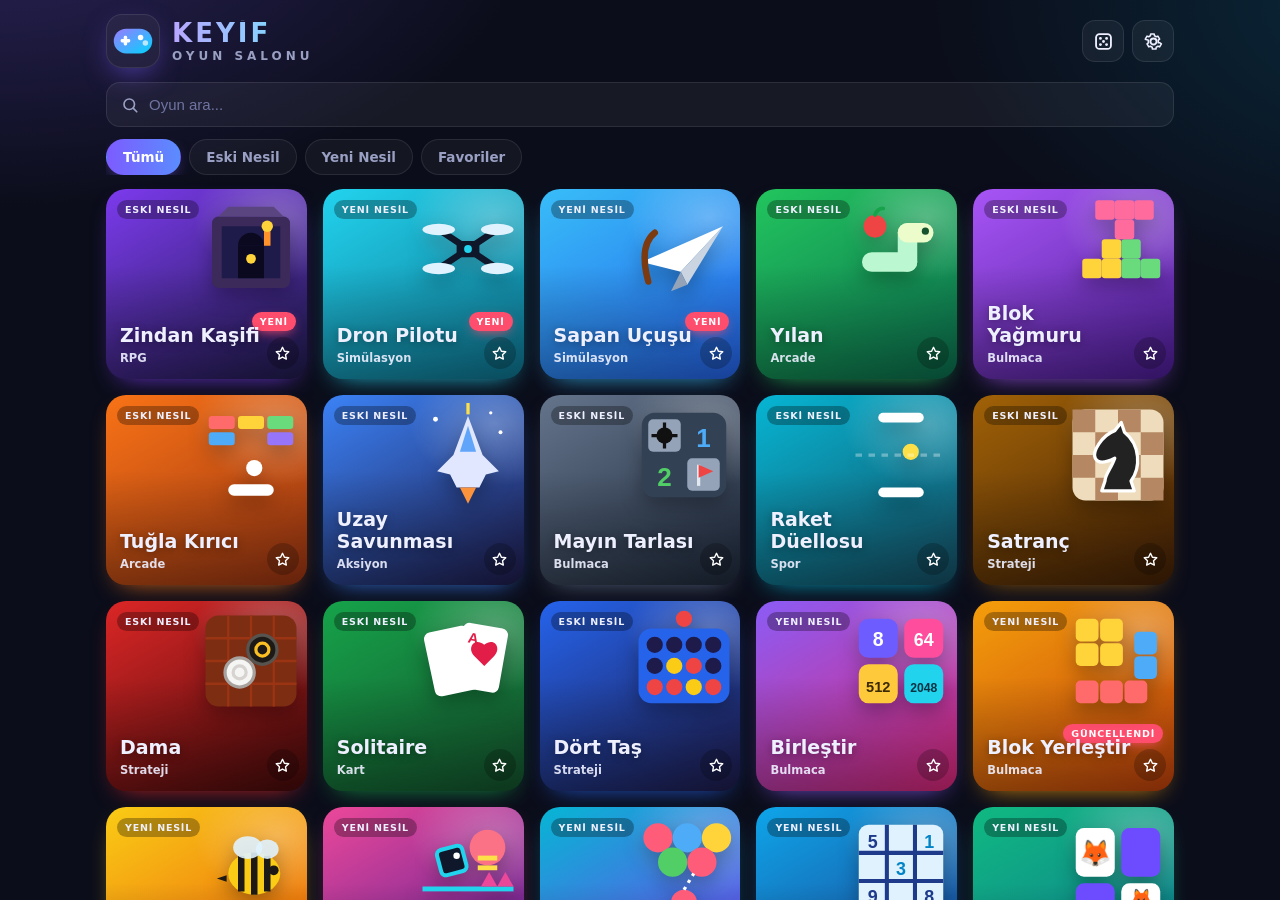
<file: web/index.html>
<!doctype html>
<html lang="tr">
<head>
<meta charset="utf-8">
<meta name="viewport" content="width=device-width, initial-scale=1, maximum-scale=1, user-scalable=no, viewport-fit=cover">
<meta name="theme-color" content="#0b0d1a">
<title>Keyif Oyun Salonu</title>
<meta name="apple-mobile-web-app-capable" content="yes">
<meta name="mobile-web-app-capable" content="yes">
<meta name="apple-mobile-web-app-status-bar-style" content="black-translucent">
<meta name="apple-mobile-web-app-title" content="Keyif">
<link rel="manifest" href="manifest.json">
<link rel="icon" href="icon-192.png">
<link rel="apple-touch-icon" href="apple-touch-icon.png">
<link rel="stylesheet" href="css/style.css">
</head>
<body>
<div id="app">
  <!-- ANA MENÜ -->
  <section id="home" class="screen active">
    <div class="wrap">
      <header class="hero">
        <div class="brand">
          <div class="logo">
            <svg viewBox="0 0 64 64"><defs><linearGradient id="lg" x1="0" y1="0" x2="1" y2="1"><stop offset="0" stop-color="#9b7bff"/><stop offset="1" stop-color="#00d4ff"/></linearGradient></defs><rect x="4" y="14" width="56" height="36" rx="18" fill="url(#lg)"/><rect x="14" y="29" width="14" height="5" rx="2" fill="#fff"/><rect x="18.5" y="24.5" width="5" height="14" rx="2" fill="#fff"/><circle cx="43" cy="27" r="4" fill="#fff"/><circle cx="50" cy="35" r="4" fill="#ffffffaa"/></svg>
          </div>
          <div>
            <h1>KEYİF</h1>
            <p>Oyun Salonu</p>
          </div>
        </div>
        <div class="hero-actions">
          <button id="btnRandom" class="icon-btn" title="Rastgele oyun" aria-label="Rastgele oyun"></button>
          <button id="btnSettings" class="icon-btn" title="Ayarlar" aria-label="Ayarlar"></button>
        </div>
      </header>

      <div id="continue"></div>

      <div class="search">
        <svg viewBox="0 0 24 24"><circle cx="11" cy="11" r="7" fill="none" stroke="currentColor" stroke-width="2.2"/><path d="M16.5 16.5L21 21" stroke="currentColor" stroke-width="2.2" stroke-linecap="round"/></svg>
        <input id="search" type="search" placeholder="Oyun ara..." autocomplete="off">
      </div>

      <nav class="tabs" id="tabs">
        <button data-tab="all" class="on">Tümü</button>
        <button data-tab="retro">Eski Nesil</button>
        <button data-tab="modern">Yeni Nesil</button>
        <button data-tab="fav">Favoriler</button>
      </nav>

      <div id="grid" class="grid"></div>
      <div id="empty" class="empty hidden"></div>

      <footer class="foot">
        <span id="footInfo"></span>
      </footer>
    </div>
  </section>

  <!-- OYUN EKRANI -->
  <section id="play" class="screen">
    <div class="topbar">
      <button id="btnBack" class="icon-btn" aria-label="Geri"></button>
      <div class="tb-title" id="gTitle"></div>
      <div class="tb-scores">
        <div class="sbox" id="boxScore"><small id="gScoreLbl">SKOR</small><b id="gScore">0</b></div>
        <div class="sbox" id="boxBest"><small id="gBestLbl">EN İYİ</small><b id="gBest">0</b></div>
      </div>
      <button id="btnHelp" class="icon-btn" aria-label="Yardım"></button>
      <button id="btnPause" class="icon-btn" aria-label="Duraklat"></button>
    </div>
    <div id="stage"></div>
    <div id="overlay" class="overlay hidden"><div class="panel" id="panel"></div></div>
  </section>

  <div id="modal" class="overlay hidden"><div class="panel" id="mpanel"></div></div>
  <div id="toast"></div>
</div>

<script src="js/core.js"></script>
<script src="games/dungeon/data.js"></script>
<script src="games/dungeon/gen.js"></script>
<script src="games/dungeon/art.js"></script>
<script src="games/dungeon.js"></script>
<script src="games/drone.js"></script>
<script src="games/plane.js"></script>
<script src="games/snake.js"></script>
<script src="games/blocks.js"></script>
<script src="games/breakout.js"></script>
<script src="games/shooter.js"></script>
<script src="games/mines.js"></script>
<script src="games/pong.js"></script>
<script src="games/chess.js"></script>
<script src="games/dama.js"></script>
<script src="games/solitaire.js"></script>
<script src="games/connect4.js"></script>
<script src="games/merge.js"></script>
<script src="games/blockpuzzle.js"></script>
<script src="games/bee.js"></script>
<script src="games/runner.js"></script>
<script src="games/bubble.js"></script>
<script src="games/sudoku.js"></script>
<script src="games/memory.js"></script>
</body>
</html>
</file>
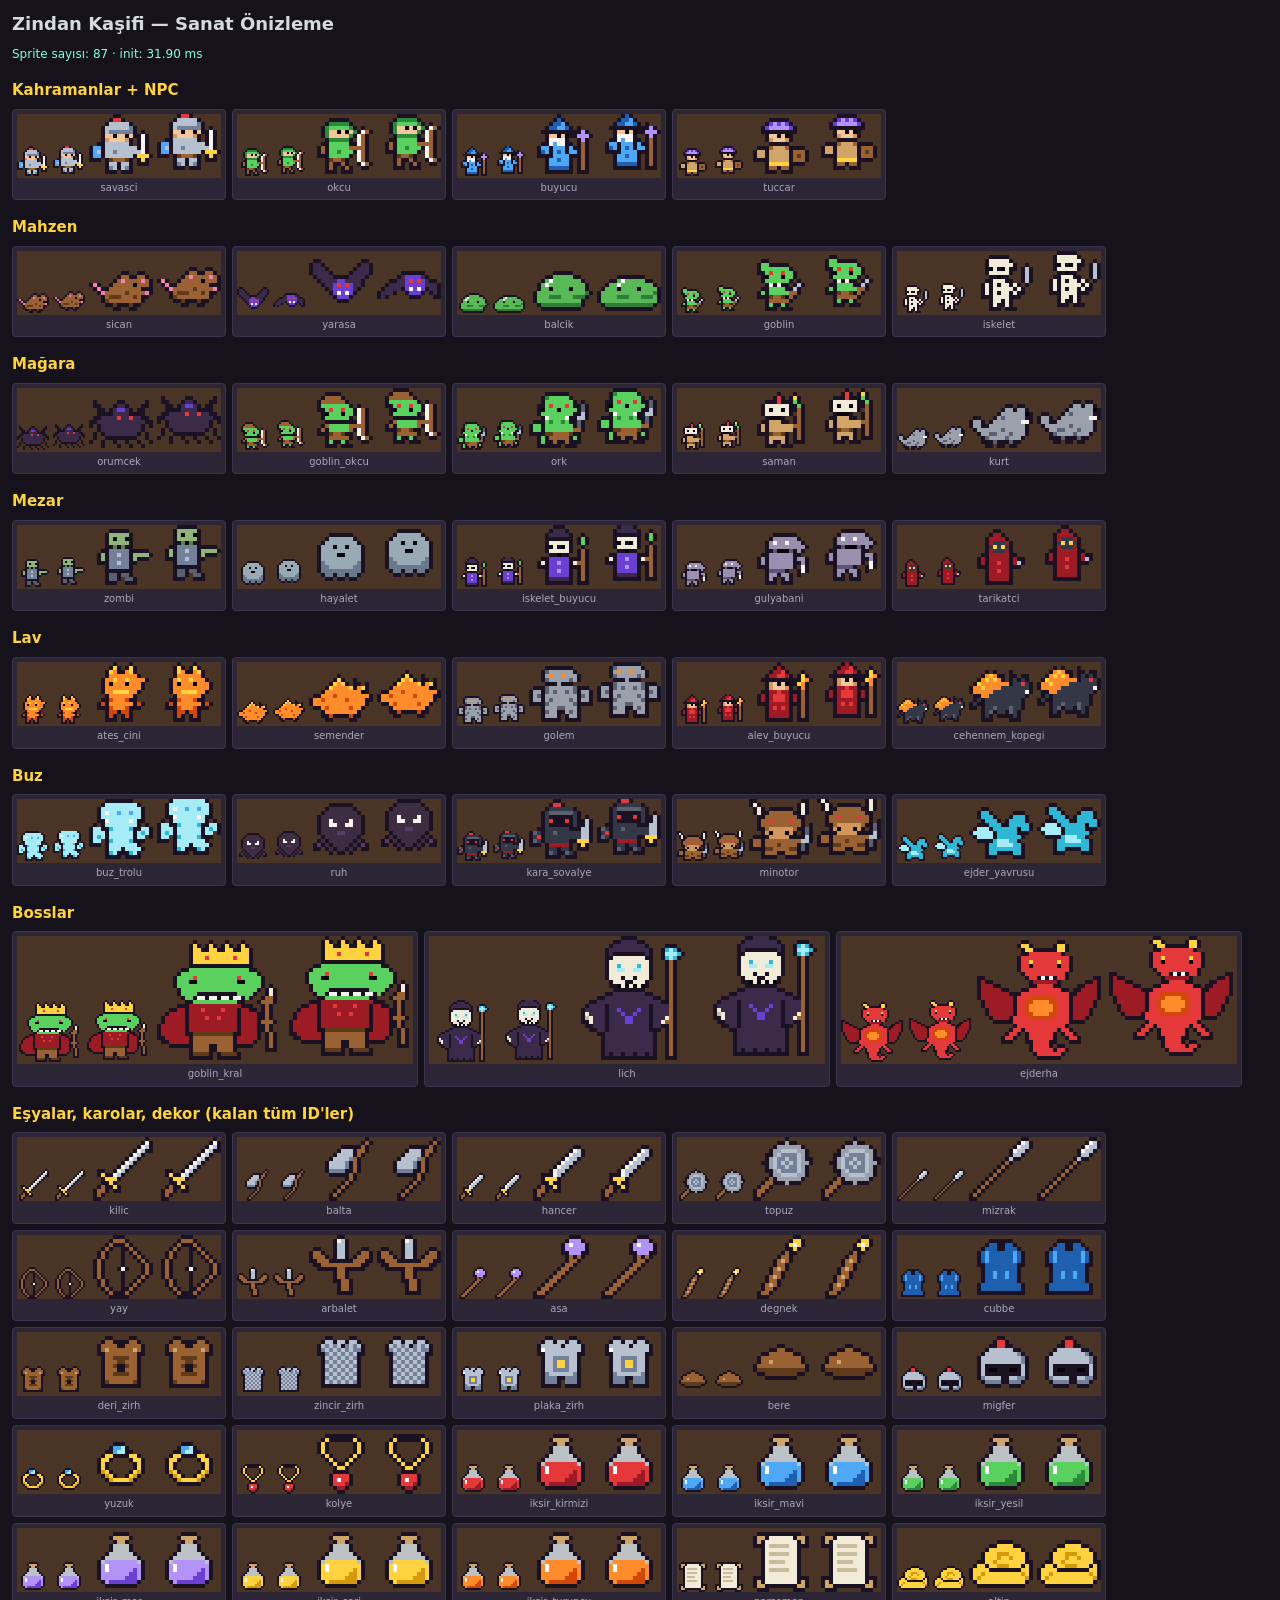
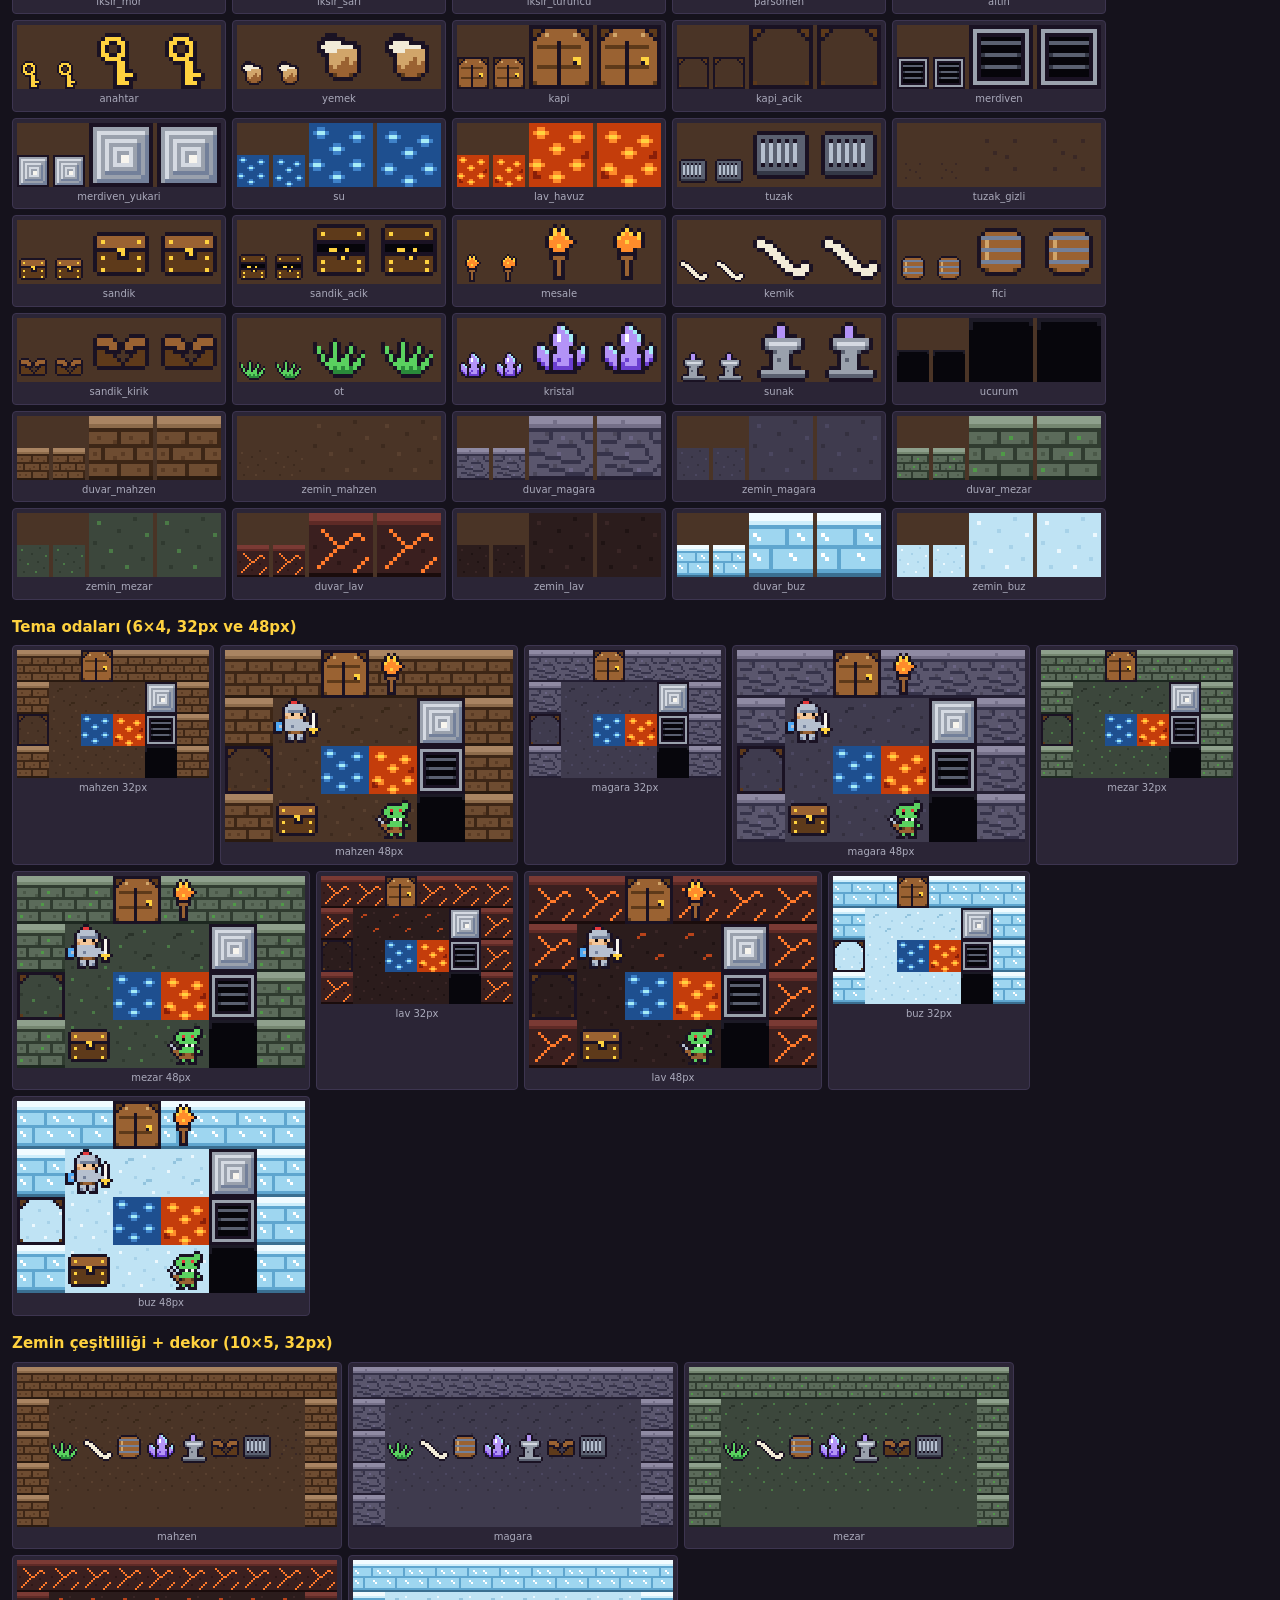
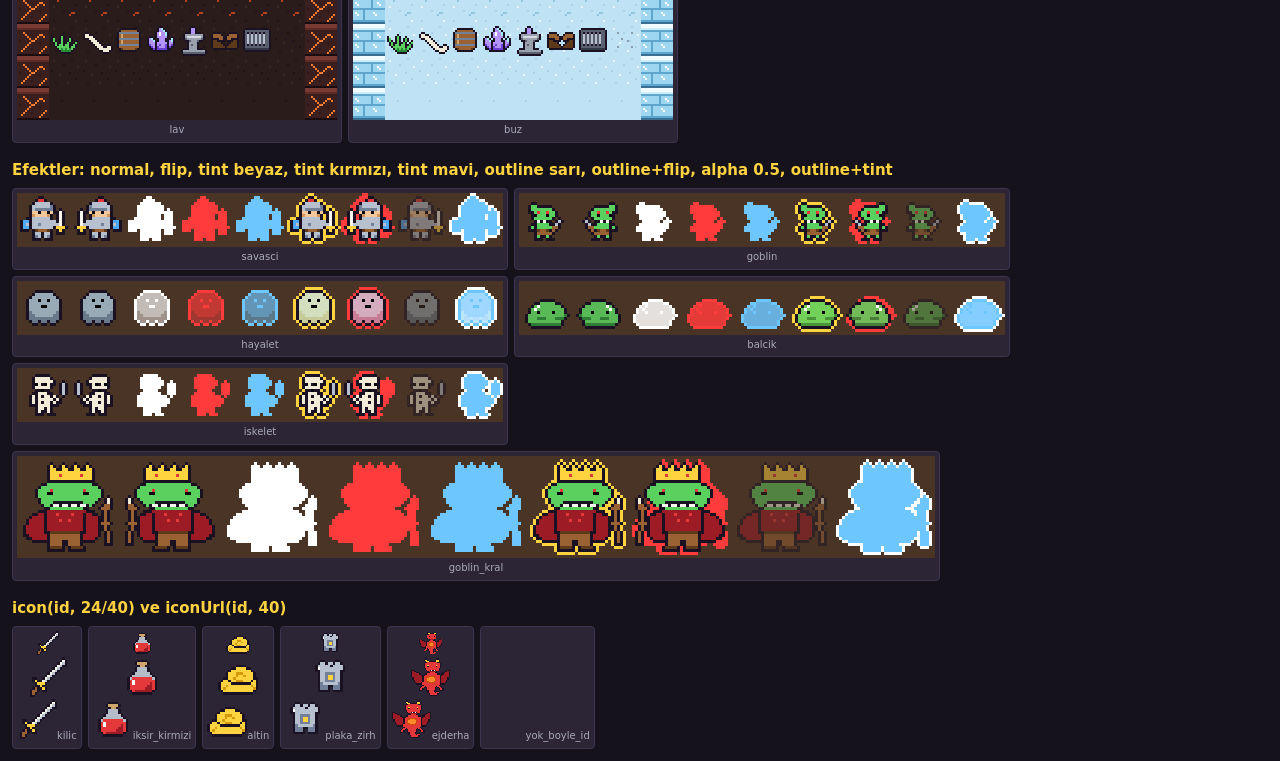
<file: docs/zindan-art-preview.html>
<!DOCTYPE html>
<html lang="tr">
<head>
<meta charset="utf-8">
<title>Zindan Kaşifi - Sanat Önizleme</title>
<style>
  body { background: #15121c; color: #d5dae2; font: 12px/1.3 system-ui, sans-serif; margin: 12px; }
  h2 { font-size: 15px; margin: 18px 0 8px; color: #ffd23f; }
  .grid { display: flex; flex-wrap: wrap; gap: 6px; }
  .cell { background: #2b2536; border: 1px solid #3d3550; border-radius: 4px; padding: 4px; text-align: center; }
  .cell canvas { display: block; margin: 0 auto 2px; image-rendering: pixelated; }
  .cell span { font-size: 10px; color: #aab; }
  #info { color: #8fd; }
</style>
</head>
<body>
<h1 style="font-size:18px">Zindan Kaşifi — Sanat Önizleme</h1>
<div id="info"></div>
<div id="root"></div>
<script src="../web/games/dungeon/art.js"></script>
<script>
(function () {
  'use strict';
  var A = window.DG.art;
  var T = { WALL: 0, FLOOR: 1, DOOR: 2, DOOR_OPEN: 3, STAIRS: 4, STAIRS_UP: 5, WATER: 6, LAVA: 7, CHASM: 8 };
  var t0 = performance.now();
  A.init();
  var initMs = performance.now() - t0;
  window.__artInitMs = initMs;
  var root = document.getElementById('root');
  var all = A.ids();
  document.getElementById('info').textContent = 'Sprite sayısı: ' + all.length + ' · init: ' + initMs.toFixed(2) + ' ms';

  function section(title) {
    var h = document.createElement('h2'); h.textContent = title; root.appendChild(h);
    var d = document.createElement('div'); d.className = 'grid'; root.appendChild(d);
    return d;
  }
  function canvas(w, h) { var c = document.createElement('canvas'); c.width = w; c.height = h; return c; }
  function cell(parent, c, label) {
    var d = document.createElement('div'); d.className = 'cell';
    d.appendChild(c);
    var s = document.createElement('span'); s.textContent = label; d.appendChild(s);
    parent.appendChild(d);
  }
  // Bir sprite: 2x (kare 0,1) + 4x (kare 0,1), zemin rengi üstünde
  function spriteCell(parent, id) {
    var m = A.big(id) ? 2 : 1;
    var s2 = 32, s4 = 64;
    var w = (s2 * 2 + s4 * 2) * m + 12, h = s4 * m;
    var c = canvas(w, h), g = c.getContext('2d');
    g.fillStyle = '#4a3426'; g.fillRect(0, 0, w, h);
    var x = 0;
    [[s2, 0], [s2, 1], [s4, 0], [s4, 1]].forEach(function (p) {
      var sz = p[0], ox = x, oy = h - sz * m;
      if (m === 2) { ox += sz / 2; oy += sz; }
      A.draw(g, id, ox, oy, sz, { frame: p[1] });
      x += sz * m + 4;
    });
    cell(parent, c, id);
  }

  var groups = [
    ['Kahramanlar + NPC', ['savasci', 'okcu', 'buyucu', 'tuccar']],
    ['Mahzen', ['sican', 'yarasa', 'balcik', 'goblin', 'iskelet']],
    ['Mağara', ['orumcek', 'goblin_okcu', 'ork', 'saman', 'kurt']],
    ['Mezar', ['zombi', 'hayalet', 'iskelet_buyucu', 'gulyabani', 'tarikatci']],
    ['Lav', ['ates_cini', 'semender', 'golem', 'alev_buyucu', 'cehennem_kopegi']],
    ['Buz', ['buz_trolu', 'ruh', 'kara_sovalye', 'minotor', 'ejder_yavrusu']],
    ['Bosslar', ['goblin_kral', 'lich', 'ejderha']]
  ];
  var shown = {};
  groups.forEach(function (gr) {
    var d = section(gr[0]);
    gr[1].forEach(function (id) { shown[id] = 1; spriteCell(d, id); });
  });
  var rest = section('Eşyalar, karolar, dekor (kalan tüm ID\'ler)');
  all.forEach(function (id) { if (!shown[id]) spriteCell(rest, id); });

  // Tema örnek odaları (6x4)
  var rooms = section('Tema odaları (6×4, 32px ve 48px)');
  var MAP = [
    [0, 0, 2, 0, 0, 0],
    [0, 1, 1, 1, 5, 0],
    [3, 1, 6, 7, 4, 0],
    [0, 1, 1, 1, 8, 0]
  ];
  A.themes.forEach(function (th) {
    [32, 48].forEach(function (sz) {
      var c = canvas(6 * sz, 4 * sz), g = c.getContext('2d');
      for (var y = 0; y < 4; y++) for (var x = 0; x < 6; x++) A.tile(g, th, MAP[y][x], x * sz, y * sz, sz, x * 7 + y * 13);
      if (sz === 48) {
        A.draw(g, 'savasci', 1 * sz, 1 * sz, sz);
        A.draw(g, 'goblin', 3 * sz, 3 * sz, sz, { flip: true });
        A.draw(g, 'sandik', 1 * sz, 3 * sz, sz);
        A.draw(g, 'mesale', 3 * sz, 0, sz);
      }
      cell(rooms, c, th + ' ' + sz + 'px');
    });
  });

  // Geniş zemin + duvar dokusu (çeşitlilik kontrolü)
  var wide = section('Zemin çeşitliliği + dekor (10×5, 32px)');
  A.themes.forEach(function (th) {
    var sz = 32, c = canvas(10 * sz, 5 * sz), g = c.getContext('2d');
    for (var y = 0; y < 5; y++) for (var x = 0; x < 10; x++) A.tile(g, th, (y === 0 || x === 0 || x === 9) ? T.WALL : T.FLOOR, x * sz, y * sz, sz, x * 7 + y * 13);
    ['ot', 'kemik', 'fici', 'kristal', 'sunak', 'sandik_kirik', 'tuzak', 'tuzak_gizli'].forEach(function (id, i) { A.draw(g, id, (1 + i) * sz, 2 * sz, sz); });
    cell(wide, c, th);
  });

  // Tint / outline / flip / alpha
  var fx = section('Efektler: normal, flip, tint beyaz, tint kırmızı, tint mavi, outline sarı, outline+flip, alpha 0.5, outline+tint');
  ['savasci', 'goblin', 'hayalet', 'balcik', 'iskelet', 'goblin_kral'].forEach(function (id) {
    var m = A.big(id) ? 2 : 1, sz = 48;
    var list = [{}, { flip: true }, { tint: '#ffffff' }, { tint: '#ff3b3b' }, { tint: '#6ec6ff' }, { outline: '#ffd23f' }, { outline: '#ff3b3b', flip: true }, { alpha: 0.5 }, { outline: '#ffffff', tint: '#6ec6ff' }];
    var c = canvas(list.length * (sz * m + 6), sz * m + 6), g = c.getContext('2d');
    g.fillStyle = '#4a3426'; g.fillRect(0, 0, c.width, c.height);
    list.forEach(function (o, i) {
      var ox = 3 + i * (sz * m + 6), oy = 3;
      if (m === 2) { ox += sz / 2; oy += sz; }
      A.draw(g, id, ox, oy, sz, o);
    });
    cell(fx, c, id);
  });

  // icon() ve iconUrl()
  var ic = section('icon(id, 24/40) ve iconUrl(id, 40)');
  ['kilic', 'iksir_kirmizi', 'altin', 'plaka_zirh', 'ejderha', 'yok_boyle_id'].forEach(function (id) {
    var d = document.createElement('div'); d.className = 'cell';
    d.appendChild(A.icon(id, 24)); d.appendChild(A.icon(id, 40));
    var im = document.createElement('img'); im.width = 40; im.height = 40; im.style.imageRendering = 'pixelated';
    var u = A.iconUrl(id, 40); if (u) im.src = u;
    d.appendChild(im);
    var s = document.createElement('span'); s.textContent = id; d.appendChild(s);
    ic.appendChild(d);
  });

  // Bilinmeyen ID sessizce geçilmeli
  var tc = canvas(8, 8);
  A.draw(tc.getContext('2d'), 'yok_boyle_id', 0, 0, 8, { tint: '#fff', outline: '#000' });
  A.tile(tc.getContext('2d'), 'yok_tema', 99, 0, 0, 8, -5);
})();
</script>
</body>
</html>
</file>
<file: web/css/style.css>
:root {
  --bg: #0b0d1a;
  --bg2: #12152a;
  --panel: #171a33;
  --line: rgba(255, 255, 255, .09);
  --text: #eef0ff;
  --muted: #9aa0c3;
  --accent: #7c5cff;
  --accent2: #00d4ff;
  --good: #2ee59d;
  --bad: #ff4d6d;
  --gold: #ffc94d;
  --st: env(safe-area-inset-top, 0px);
  --sb: env(safe-area-inset-bottom, 0px);
}

* { box-sizing: border-box; -webkit-tap-highlight-color: transparent; }

html, body {
  margin: 0; height: 100%;
  color: var(--text);
  font-family: system-ui, -apple-system, "Segoe UI", Roboto, "Noto Sans", Arial, sans-serif;
  overscroll-behavior: none;
  -webkit-user-select: none; user-select: none;
  -webkit-touch-callout: none;
  background: var(--bg);
}
body {
  background:
    radial-gradient(900px 500px at 0% -10%, rgba(124, 92, 255, .28), transparent 60%),
    radial-gradient(800px 500px at 110% 0%, rgba(0, 212, 255, .14), transparent 60%),
    var(--bg);
}
button { font-family: inherit; }
.hidden { display: none !important; }

#app { position: fixed; inset: 0; overflow: hidden; }
.screen { position: absolute; inset: 0; display: none; }
.screen.active { display: flex; flex-direction: column; }

/* ---------- ANA MENÜ ---------- */
#home { overflow-y: auto; -webkit-overflow-scrolling: touch; }
#home.active { display: block; }
.wrap { max-width: 1100px; margin: 0 auto; padding: calc(14px + var(--st)) 16px calc(28px + var(--sb)); }

.hero { display: flex; align-items: center; justify-content: space-between; gap: 12px; margin-bottom: 14px; }
.brand { display: flex; align-items: center; gap: 12px; }
.logo { width: 54px; height: 54px; border-radius: 16px; background: rgba(255, 255, 255, .05); border: 1px solid var(--line); display: grid; place-items: center; box-shadow: 0 10px 30px -10px rgba(124, 92, 255, .8); }
.logo svg { width: 44px; height: 44px; }
.brand h1 { margin: 0; font-size: 26px; font-weight: 900; letter-spacing: 3px; background: linear-gradient(90deg, #b9a6ff, #6fe7ff); -webkit-background-clip: text; background-clip: text; color: transparent; line-height: 1; }
.brand p { margin: 3px 0 0; font-size: 12px; color: var(--muted); letter-spacing: 4px; text-transform: uppercase; font-weight: 700; }
.hero-actions { display: flex; gap: 8px; }

.icon-btn { width: 42px; height: 42px; flex: none; border-radius: 13px; border: 1px solid var(--line); background: rgba(255, 255, 255, .05); color: var(--text); display: grid; place-items: center; cursor: pointer; padding: 0; transition: background .15s, transform .1s; }
.icon-btn:active { transform: scale(.94); background: rgba(255, 255, 255, .12); }
.icon-btn svg { width: 21px; height: 21px; }

.continue { display: flex; align-items: center; gap: 12px; padding: 12px; border-radius: 18px; margin-bottom: 14px; background: linear-gradient(120deg, rgba(124, 92, 255, .25), rgba(0, 212, 255, .12)); border: 1px solid rgba(255, 255, 255, .1); cursor: pointer; }
.continue .ci { width: 52px; height: 52px; border-radius: 14px; flex: none; display: grid; place-items: center; }
.continue .ci svg { width: 44px; height: 44px; }
.continue .ct { flex: 1; min-width: 0; }
.continue small { color: var(--muted); font-size: 11px; font-weight: 700; letter-spacing: 1px; }
.continue b { display: block; font-size: 17px; margin-top: 2px; }
.continue .go { width: 42px; height: 42px; border-radius: 50%; background: var(--accent); display: grid; place-items: center; flex: none; box-shadow: 0 6px 18px -6px var(--accent); }
.continue .go svg { width: 18px; height: 18px; }

.search { display: flex; align-items: center; gap: 10px; background: rgba(255, 255, 255, .05); border: 1px solid var(--line); border-radius: 14px; padding: 0 14px; margin-bottom: 12px; }
.search svg { width: 18px; height: 18px; color: var(--muted); flex: none; }
.search input { flex: 1; background: none; border: none; outline: none; color: var(--text); font-size: 15px; padding: 13px 0; -webkit-user-select: text; user-select: text; min-width: 0; }
.search input::placeholder { color: #6f75a0; }

.tabs { display: flex; gap: 8px; overflow-x: auto; margin-bottom: 14px; scrollbar-width: none; }
.tabs::-webkit-scrollbar { display: none; }
.tabs button { flex: none; border: 1px solid var(--line); background: rgba(255, 255, 255, .04); color: var(--muted); padding: 9px 16px; border-radius: 999px; font-weight: 700; font-size: 13.5px; cursor: pointer; }
.tabs button.on { background: linear-gradient(90deg, #7c5cff, #5b8cff); color: #fff; border-color: transparent; box-shadow: 0 6px 18px -8px #7c5cff; }

.sec-title { font-size: 13px; color: var(--muted); font-weight: 800; letter-spacing: 1.5px; margin: 18px 2px 10px; text-transform: uppercase; display: flex; align-items: center; gap: 8px; }
.sec-title::after { content: ""; flex: 1; height: 1px; background: var(--line); }

.grid { display: grid; grid-template-columns: repeat(auto-fill, minmax(150px, 1fr)); gap: 12px; }
.card { position: relative; border-radius: 20px; padding: 14px; min-height: 158px; background: linear-gradient(150deg, var(--c1), var(--c2)); overflow: hidden; cursor: pointer; box-shadow: 0 10px 26px -14px var(--c1); display: flex; flex-direction: column; justify-content: flex-end; transition: transform .15s; animation: cardIn .35s both; }
.card::before { content: ""; position: absolute; inset: 0; background: radial-gradient(120px 90px at 85% 15%, rgba(255, 255, 255, .28), transparent 70%), linear-gradient(180deg, transparent 40%, rgba(0, 0, 0, .35)); pointer-events: none; }
.card:active { transform: scale(.965); }
.card .ic { position: absolute; right: 4px; top: 8px; width: 84px; height: 84px; filter: drop-shadow(0 8px 10px rgba(0, 0, 0, .3)); }
.card .badge { position: absolute; left: 11px; top: 11px; font-size: 9.5px; font-weight: 800; background: rgba(0, 0, 0, .3); padding: 4px 8px; border-radius: 20px; letter-spacing: .8px; text-transform: uppercase; }
.card h3 { position: relative; margin: 0; font-size: 17px; font-weight: 900; text-shadow: 0 2px 8px rgba(0, 0, 0, .35); line-height: 1.15; padding-right: 28px; }
.card .meta { position: relative; font-size: 11.5px; opacity: .9; margin-top: 4px; font-weight: 600; }
.card .fav { position: absolute; right: 8px; bottom: 10px; width: 32px; height: 32px; border: none; background: rgba(0, 0, 0, .22); border-radius: 50%; display: grid; place-items: center; color: #fff; cursor: pointer; padding: 0; z-index: 2; }
.card .fav svg { width: 17px; height: 17px; }
.card .fav.on { color: var(--gold); }
@keyframes cardIn { from { opacity: 0; transform: translateY(10px) scale(.98); } }

.empty { text-align: center; color: var(--muted); padding: 40px 10px; font-size: 14px; }
.foot { text-align: center; color: #5f6590; font-size: 12px; margin-top: 26px; }

/* ---------- OYUN EKRANI ---------- */
#play { background: radial-gradient(700px 400px at 50% -10%, rgba(124, 92, 255, .16), transparent 70%), var(--bg); }
.topbar { flex: none; display: flex; align-items: center; gap: 7px; padding: calc(8px + var(--st)) 10px 8px; background: rgba(16, 19, 38, .92); border-bottom: 1px solid var(--line); z-index: 5; }
.topbar .icon-btn { width: 38px; height: 38px; border-radius: 11px; }
.tb-title { flex: 1; min-width: 0; font-weight: 900; font-size: 16px; white-space: nowrap; overflow: hidden; text-overflow: ellipsis; padding-left: 2px; }
.tb-scores { display: flex; gap: 6px; flex: none; }
.sbox { background: rgba(255, 255, 255, .06); border: 1px solid var(--line); border-radius: 10px; padding: 3px 9px 4px; text-align: center; min-width: 56px; }
.sbox small { display: block; font-size: 8.5px; color: var(--muted); letter-spacing: 1px; font-weight: 800; }
.sbox b { display: block; font-size: 15px; font-variant-numeric: tabular-nums; line-height: 1.15; }
.sbox.bump b { animation: bump .3s; }
@keyframes bump { 50% { transform: scale(1.25); color: var(--gold); } }

#stage { flex: 1; position: relative; display: flex; flex-direction: column; min-height: 0; overflow: hidden; touch-action: none; padding-bottom: var(--sb); }
.cv-wrap { flex: 1 1 0; min-height: 0; min-width: 0; display: flex; align-items: center; justify-content: center; position: relative; overflow: hidden; }
.cv-wrap canvas { display: block; touch-action: none; border-radius: 14px; }

.ctrl { flex: none; display: flex; gap: 8px; justify-content: center; align-items: center; padding: 6px 10px 10px; flex-wrap: wrap; }
.ctrl.tight { gap: 6px; }
.btn { background: linear-gradient(180deg, #2b3060, #1e2247); border: 1px solid rgba(255, 255, 255, .1); color: var(--text); border-radius: 14px; padding: 0 14px; font-weight: 800; font-size: 14px; min-width: 50px; height: 48px; cursor: pointer; touch-action: manipulation; display: inline-flex; align-items: center; justify-content: center; gap: 6px; transition: transform .06s, filter .1s; position: relative; }
.btn.press, .btn:active { transform: translateY(2px) scale(.97); filter: brightness(1.35); }
.btn.on { background: linear-gradient(180deg, #8d6bff, #6142ea); border-color: transparent; }
.btn.primary { background: linear-gradient(180deg, #8d6bff, #6a46f5); border: none; box-shadow: 0 10px 24px -10px #7c5cff; color: #fff; }
.btn.ghost { background: rgba(255, 255, 255, .05); }
.btn.wide { width: 100%; }
.btn:disabled { opacity: .35; filter: none; transform: none; }
.btn small { font-size: 10px; opacity: .7; font-weight: 700; }
.btn svg { width: 20px; height: 20px; }

.dpad { display: grid; grid-template-columns: repeat(3, 64px); grid-template-rows: repeat(2, 52px); gap: 6px; justify-content: center; padding: 4px 0 10px; flex: none; }
.dpad .btn { width: 64px; height: 52px; padding: 0; font-size: 20px; }
.dpad .up { grid-column: 2; grid-row: 1; }
.dpad .left { grid-column: 1; grid-row: 2; }
.dpad .down { grid-column: 2; grid-row: 2; }
.dpad .right { grid-column: 3; grid-row: 2; }

.pill { background: rgba(255, 255, 255, .06); border: 1px solid var(--line); border-radius: 999px; padding: 8px 14px; font-weight: 800; font-size: 14px; font-variant-numeric: tabular-nums; }

/* ---------- PANEL / OVERLAY ---------- */
.overlay { position: absolute; inset: 0; background: rgba(5, 6, 15, .74); -webkit-backdrop-filter: blur(6px); backdrop-filter: blur(6px); display: flex; align-items: center; justify-content: center; padding: 18px; z-index: 30; animation: fade .2s; }
#modal { position: fixed; z-index: 50; }
.panel { width: 100%; max-width: 390px; max-height: 100%; overflow-y: auto; background: linear-gradient(180deg, #1e2245, #151835); border: 1px solid rgba(255, 255, 255, .1); border-radius: 24px; padding: 22px 20px 20px; box-shadow: 0 30px 80px -20px #000; text-align: center; animation: pop .28s cubic-bezier(.2, 1.4, .4, 1); }
.panel h2 { margin: 8px 0 4px; font-size: 24px; font-weight: 900; }
.panel p { color: var(--muted); line-height: 1.5; font-size: 14px; margin: 6px 0; }
.panel .btns { display: flex; flex-direction: column; gap: 10px; margin-top: 18px; }
.panel .row { display: flex; gap: 10px; }
.panel .row .btn { flex: 1; }
.ov-icon { width: 84px; height: 84px; margin: 0 auto; border-radius: 24px; display: grid; place-items: center; box-shadow: 0 14px 30px -12px rgba(0, 0, 0, .6); }
.ov-icon svg { width: 70px; height: 70px; }
.ov-emoji { font-size: 54px; line-height: 1; margin-top: 4px; }
.big-score { font-size: 48px; font-weight: 900; font-variant-numeric: tabular-nums; margin: 4px 0 0; background: linear-gradient(90deg, #fff, #c7b8ff); -webkit-background-clip: text; background-clip: text; color: transparent; }
.sub { color: var(--muted); font-size: 13.5px; font-weight: 700; }
.record { display: inline-block; margin-top: 8px; background: linear-gradient(90deg, #ffb703, #ff8800); color: #2a1600; font-weight: 900; padding: 5px 12px; border-radius: 999px; font-size: 12px; letter-spacing: 1px; animation: bump .6s .2s both; }
.opt-label { text-align: left; font-size: 11px; color: var(--muted); margin: 14px 2px 6px; font-weight: 800; letter-spacing: 1.2px; }
.seg { display: flex; background: rgba(0, 0, 0, .28); border-radius: 13px; padding: 4px; gap: 4px; flex-wrap: wrap; }
.seg button { flex: 1 1 auto; min-width: 60px; border: none; background: none; color: var(--muted); padding: 9px 6px; border-radius: 10px; font-weight: 800; font-size: 13px; cursor: pointer; }
.seg button.on { background: linear-gradient(180deg, #8d6bff, #6a46f5); color: #fff; box-shadow: 0 4px 12px -4px #7c5cff; }
.help { text-align: left; font-size: 14px; color: #cfd3f5; line-height: 1.55; background: rgba(0, 0, 0, .22); border-radius: 14px; padding: 12px 14px; margin-top: 14px; }
.help ul { margin: 4px 0; padding-left: 18px; }
.help li { margin: 4px 0; }
.help b { color: #fff; }
.set-row { display: flex; align-items: center; justify-content: space-between; padding: 13px 4px; border-bottom: 1px solid var(--line); text-align: left; font-weight: 700; }
.set-row small { display: block; color: var(--muted); font-weight: 600; font-size: 12px; margin-top: 2px; }
.switch { width: 50px; height: 30px; border-radius: 999px; background: #3a3f66; position: relative; border: none; cursor: pointer; flex: none; transition: background .2s; }
.switch::after { content: ""; position: absolute; left: 3px; top: 3px; width: 24px; height: 24px; border-radius: 50%; background: #fff; transition: transform .2s; }
.switch.on { background: var(--good); }
.switch.on::after { transform: translateX(20px); }
.statgrid { display: grid; grid-template-columns: 1fr 1fr; gap: 8px; margin-top: 14px; }
.statgrid div { background: rgba(0, 0, 0, .22); border-radius: 12px; padding: 10px; }
.statgrid b { display: block; font-size: 20px; }
.statgrid small { color: var(--muted); font-size: 11px; font-weight: 700; }

#toast { position: fixed; left: 50%; bottom: calc(26px + var(--sb)); transform: translateX(-50%) translateY(20px); background: rgba(30, 34, 70, .96); border: 1px solid rgba(255, 255, 255, .12); padding: 11px 18px; border-radius: 14px; font-weight: 700; font-size: 14px; opacity: 0; pointer-events: none; transition: opacity .2s, transform .2s; z-index: 60; max-width: 86vw; text-align: center; }
#toast.show { opacity: 1; transform: translateX(-50%) translateY(0); }

@keyframes fade { from { opacity: 0; } }
@keyframes pop { from { opacity: 0; transform: scale(.9) translateY(10px); } }

/* Hafıza oyunu */
.mem-grid { display: grid; gap: 8px; margin: auto; }
.mcard { perspective: 600px; cursor: pointer; }
.mcard .in { position: relative; width: 100%; height: 100%; transition: transform .35s; transform-style: preserve-3d; }
.mcard.flip .in { transform: rotateY(180deg); }
.mcard .f, .mcard .b { position: absolute; inset: 0; border-radius: 14px; -webkit-backface-visibility: hidden; backface-visibility: hidden; display: grid; place-items: center; }
.mcard .b { background: linear-gradient(145deg, #6d4cff, #2d7cff); border: 1px solid rgba(255, 255, 255, .2); box-shadow: inset 0 0 0 4px rgba(255, 255, 255, .08); }
.mcard .b::after { content: ""; width: 38%; height: 38%; border-radius: 30%; border: 3px solid rgba(255, 255, 255, .35); transform: rotate(45deg); }
.mcard .f { background: linear-gradient(160deg, #fdfdff, #dfe3ff); transform: rotateY(180deg); line-height: 1; }
.mcard.done .f { background: linear-gradient(160deg, #d6ffe9, #9cf5c9); box-shadow: 0 0 0 3px #2ee59d, 0 0 20px rgba(46, 229, 157, .5); }
.mcard.done .in { animation: bump .4s; }
.mcard.bad .f { box-shadow: 0 0 0 3px #ff4d6d; }

@media (min-width: 700px) {
  .grid { grid-template-columns: repeat(auto-fill, minmax(190px, 1fr)); gap: 16px; }
  .card { min-height: 190px; }
  .card .ic { width: 104px; height: 104px; }
  .card h3 { font-size: 19px; }
}
.card .badge.new { left: auto; right: 11px; top: auto; bottom: 48px; background: #ff4d6d; color: #fff; box-shadow: 0 4px 12px -4px #ff4d6d; }

/* Sapan Uçuşu: garaj ve sonuç ekranı */
.pl-ui { position: absolute; inset: 0; z-index: 5; display: flex; flex-direction: column; gap: 10px; padding: 12px 12px calc(14px + var(--sb)); overflow-y: auto; touch-action: pan-y; -webkit-overflow-scrolling: touch; background: linear-gradient(180deg, rgba(8, 12, 32, .35), rgba(8, 12, 32, .92) 45%); }
.pl-ui.hidden { display: none; }
.pl-top { display: flex; gap: 8px; }
.pl-chip { flex: 1; background: rgba(0, 0, 0, .4); border: 1px solid rgba(255, 255, 255, .1); border-radius: 14px; padding: 8px 6px; text-align: center; min-width: 0; }
.pl-chip small { display: block; font-size: 10px; color: var(--muted); font-weight: 800; letter-spacing: 1px; }
.pl-chip b { font-size: 17px; white-space: nowrap; }
.pl-go { height: 60px; font-size: 20px; flex: none; }
.pl-tabs { flex: none; }
.pl-list { display: flex; flex-direction: column; gap: 8px; }
.pl-item { display: flex; align-items: center; gap: 10px; background: rgba(255, 255, 255, .07); border: 1px solid rgba(255, 255, 255, .08); border-radius: 14px; padding: 10px; }
.pl-item.sel { border-color: #8d6bff; box-shadow: 0 0 0 1px #8d6bff inset; }
.pl-item.done { opacity: .55; }
.pl-item .ic { font-size: 26px; width: 38px; text-align: center; flex: none; }
.pl-item .tx { flex: 1; min-width: 0; text-align: left; }
.pl-item .tx b { display: block; font-size: 14.5px; }
.pl-item .tx small { color: var(--muted); font-size: 12px; font-weight: 600; line-height: 1.35; display: block; }
.pl-item .btn { height: 42px; min-width: 88px; font-size: 13px; flex: none; }
.pl-prev { width: 64px; height: 38px; flex: none; }
.pl-pips { display: flex; gap: 3px; margin-top: 5px; }
.pl-pips i { width: 12px; height: 5px; border-radius: 3px; background: rgba(255, 255, 255, .15); }
.pl-pips i.on { background: #ffd43b; }
.pl-res { margin: auto; width: 100%; max-width: 380px; background: linear-gradient(180deg, #1e2245, #151835); border: 1px solid rgba(255, 255, 255, .1); border-radius: 24px; padding: 20px; text-align: center; animation: pop .28s cubic-bezier(.2, 1.4, .4, 1); }
.pl-res h2 { margin: 6px 0 2px; font-size: 24px; font-weight: 900; }
.pl-rows { margin-top: 12px; background: rgba(0, 0, 0, .25); border-radius: 14px; padding: 6px 12px; }
.pl-rows div { display: flex; justify-content: space-between; padding: 7px 0; font-size: 14px; border-bottom: 1px solid rgba(255, 255, 255, .06); }
.pl-rows span { color: var(--muted); font-weight: 700; }
.pl-rows .tot { border: none; font-size: 17px; }
.pl-rows .tot b { color: #ffd43b; }
.pl-goal { margin-top: 8px; background: rgba(46, 229, 157, .14); color: #9cf5c9; border-radius: 12px; padding: 8px 10px; font-size: 13px; font-weight: 700; }
.pl-res .btns { display: flex; flex-direction: column; gap: 10px; margin-top: 16px; }
.pl-coin { display: inline-block; width: .95em; height: .95em; border-radius: 50%; background: radial-gradient(circle at 40% 35%, #fff3bf 0 18%, #ffd43b 20% 52%, #f59f00 56%); box-shadow: inset 0 0 0 1.5px #e67700; vertical-align: -0.12em; margin-right: 4px; }

/* Zindan Kaşifi */
.dg-bar { padding: 4px 8px 0; gap: 6px; flex-wrap: nowrap; }
.dg-bar:last-of-type { padding-bottom: 8px; }
.dg-bar .btn { flex: 1; min-width: 0; height: 44px; padding: 0 4px; font-size: 19px; flex-direction: column; gap: 0; line-height: 1.05; }
.dg-bar .btn small { font-size: 9.5px; opacity: .8; }
.dg-bar .btn.cool { opacity: .45; }
.dg-ui { position: absolute; inset: 0; z-index: 6; display: flex; flex-direction: column; padding: 10px 10px calc(12px + var(--sb)); overflow-y: auto; touch-action: pan-y; -webkit-overflow-scrolling: touch; background: rgba(8, 6, 18, .93); }
.dg-ui.hidden { display: none; }
.dg-px { image-rendering: pixelated; image-rendering: crisp-edges; display: block; }
.dg-camp, .dg-panel { display: flex; flex-direction: column; gap: 9px; width: 100%; max-width: 440px; margin: 0 auto; }
.dg-center { margin: auto; text-align: center; }
.dg-center h2 { margin: 4px 0 0; font-size: 24px; font-weight: 900; }
.dg-center p { margin: 0; color: var(--muted); }
.dg-top { display: flex; gap: 8px; }
.dg-chip { flex: 1; background: rgba(0, 0, 0, .4); border: 1px solid rgba(255, 255, 255, .1); border-radius: 14px; padding: 8px 6px; text-align: center; min-width: 0; }
.dg-chip small { display: block; font-size: 10px; color: var(--muted); font-weight: 800; letter-spacing: 1px; }
.dg-chip b { font-size: 16px; white-space: nowrap; }
.dg-hero { display: flex; gap: 12px; align-items: center; background: rgba(255, 255, 255, .06); border-radius: 16px; padding: 12px; text-align: left; }
.dg-heroic { width: 64px; height: 64px; flex: none; background: rgba(0, 0, 0, .35); border-radius: 14px; display: grid; place-items: center; }
.dg-hero b { font-size: 18px; display: block; }
.dg-hero small { display: block; color: var(--muted); font-size: 12px; font-weight: 600; line-height: 1.4; }
.dg-go { height: 56px; font-size: 17px; flex: none; }
.dg-go2 { height: 40px; font-size: 12.5px; flex: none; }
.dg-list { display: flex; flex-direction: column; gap: 6px; }
.dg-item { display: flex; align-items: center; gap: 10px; background: rgba(255, 255, 255, .07); border: 1px solid rgba(255, 255, 255, .08); border-radius: 12px; padding: 8px 10px; cursor: pointer; }
.dg-item.sel { border-color: #8d6bff; border-bottom-left-radius: 0; border-bottom-right-radius: 0; }
.dg-item .ic { width: 38px; height: 38px; flex: none; display: grid; place-items: center; font-size: 24px; background: rgba(0, 0, 0, .3); border-radius: 9px; }
.dg-item .tx { flex: 1; min-width: 0; text-align: left; }
.dg-item .tx b { display: block; font-size: 13.5px; }
.dg-item .tx small { display: block; color: var(--muted); font-size: 11.5px; font-weight: 600; line-height: 1.35; }
.dg-item .btn { height: 40px; min-width: 76px; font-size: 13px; flex: none; }
.dg-actions { display: flex; flex-wrap: wrap; gap: 6px; align-items: center; margin-top: -6px; padding: 8px; background: rgba(141, 107, 255, .14); border: 1px solid #8d6bff; border-top: none; border-radius: 0 0 12px 12px; }
.dg-actions .btn { flex: 1; height: 40px; font-size: 13px; }
.dg-cmp { flex-basis: 100%; font-size: 11.5px; font-weight: 800; display: flex; gap: 8px; flex-wrap: wrap; }
.dg-cmp i { font-style: normal; }
.dg-ph { display: flex; align-items: center; gap: 10px; }
.dg-ph b { font-size: 18px; flex: 1; text-align: left; }
.dg-ph span { color: var(--muted); font-weight: 800; font-size: 13px; }
.dg-ph .btn { height: 38px; min-width: 42px; }
.dg-stats { display: flex; flex-wrap: wrap; gap: 6px; }
.dg-stats span { background: rgba(0, 0, 0, .35); border-radius: 9px; padding: 5px 8px; font-size: 12.5px; font-weight: 800; }
.dg-perks { font-size: 11.5px; color: #ffe066; font-weight: 700; text-align: left; line-height: 1.5; }
.dg-eq { display: flex; gap: 6px; flex: none; }
.dg-slot { flex: 1 1 0; min-width: 0; box-sizing: border-box; overflow: hidden; height: 50px; background: rgba(0, 0, 0, .35); border: 1px solid rgba(255, 255, 255, .14); border-radius: 11px; display: grid; place-items: center; cursor: pointer; }
.dg-slot.free { border-style: dashed; opacity: .6; cursor: default; }
.dg-slot small { font-size: 10px; color: var(--muted); font-weight: 700; }
.dg-eqline { font-size: 12px; font-weight: 800; text-align: left; }
.dg-eqline small { color: var(--muted); font-weight: 600; }
.dg-note { color: var(--muted); font-size: 12.5px; text-align: center; margin: 6px 0; line-height: 1.45; }
.dg-logbtn { height: 40px; flex: none; font-size: 13px; }
.dg-log { display: flex; flex-direction: column; gap: 4px; text-align: left; font-size: 13px; font-weight: 600; background: rgba(0, 0, 0, .3); border-radius: 12px; padding: 10px; }
.dg-cards { display: flex; flex-direction: column; gap: 10px; margin-top: 12px; }
.dg-card { background: linear-gradient(160deg, #2b2f63, #1b1e45); border: 1px solid rgba(255, 255, 255, .14); border-radius: 16px; padding: 12px 14px; color: var(--text); text-align: left; cursor: pointer; display: grid; grid-template-columns: 44px 1fr; column-gap: 12px; align-items: center; font: inherit; }
.dg-card:active { transform: scale(.98); filter: brightness(1.2); }
.dg-card .ic { grid-row: span 2; font-size: 30px; text-align: center; }
.dg-card b { font-size: 15.5px; }
.dg-card small { color: var(--muted); font-size: 12.5px; font-weight: 600; line-height: 1.35; }
.dg-card i { grid-column: 2; font-style: normal; font-size: 11px; color: #ffd43b; font-weight: 800; }
.dg-gold { display: inline-block; vertical-align: -3px; }
.dg-gold img { display: inline; }
</file>
